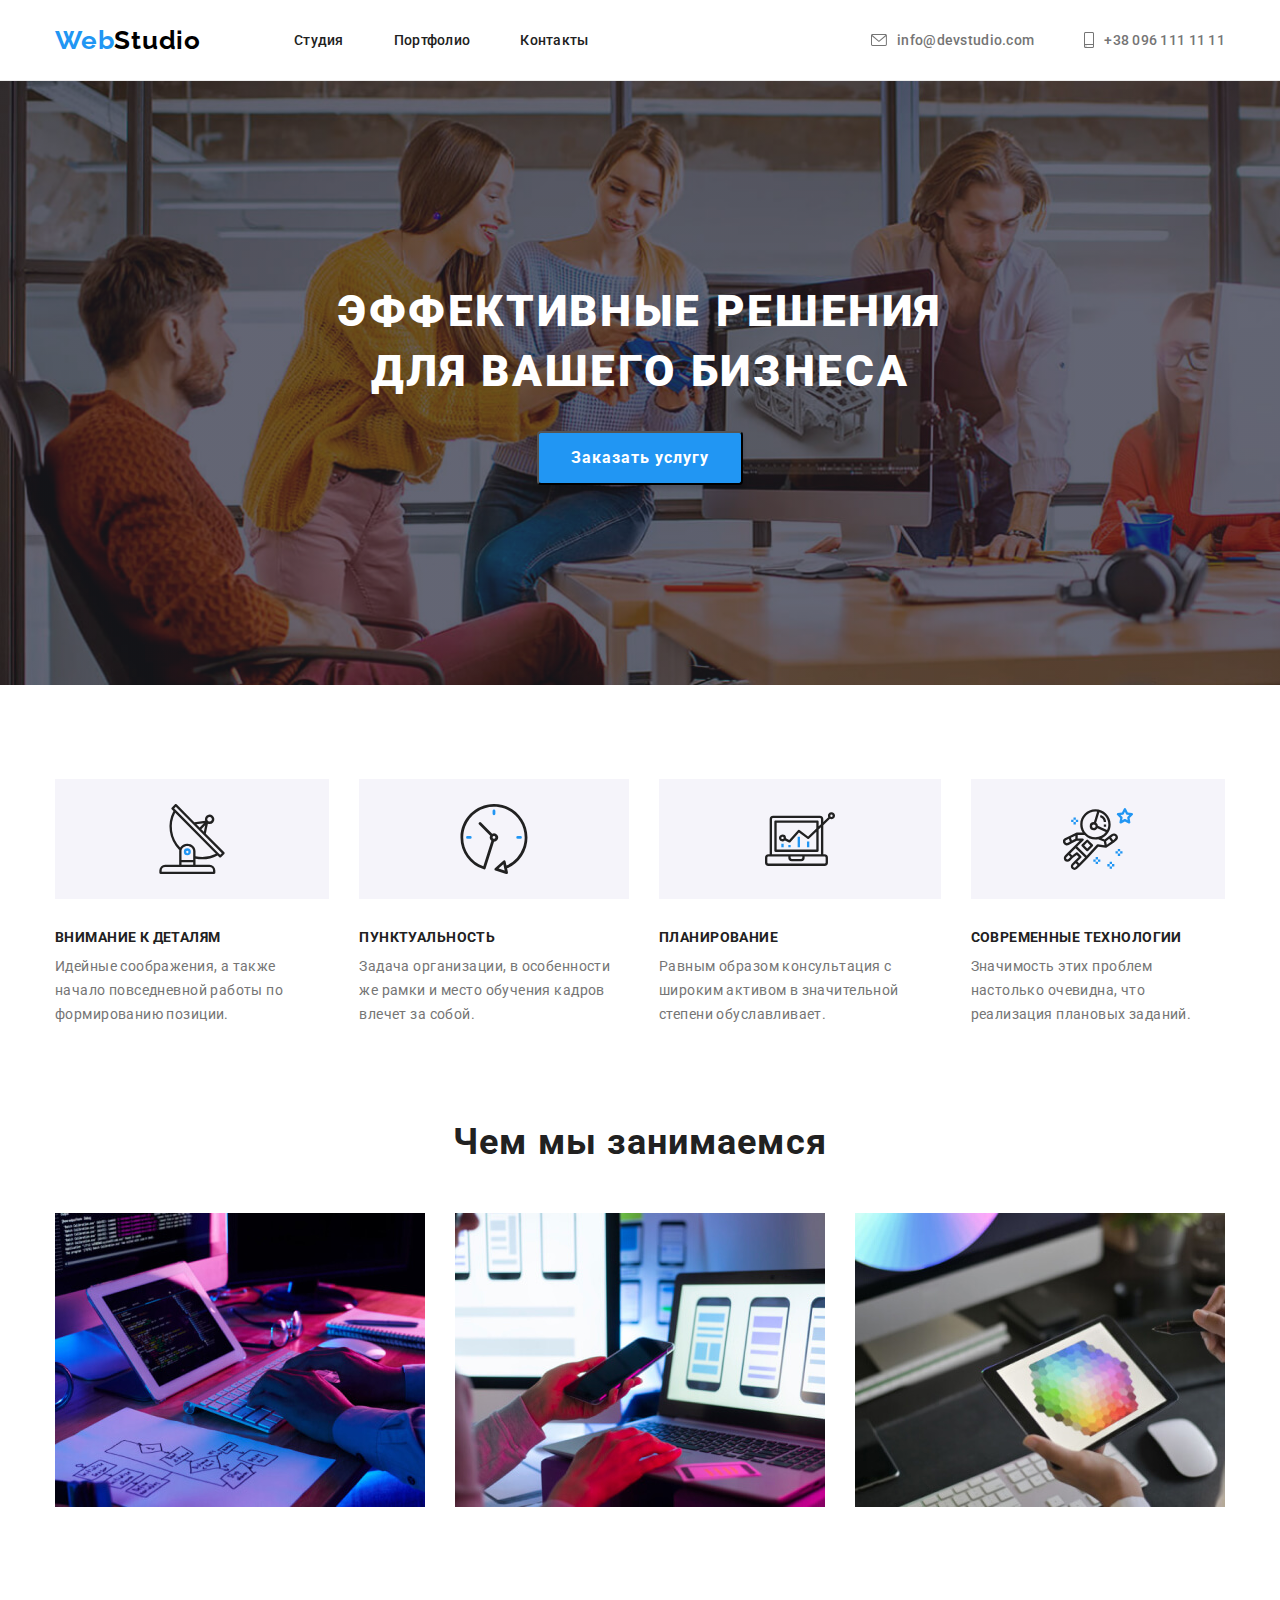
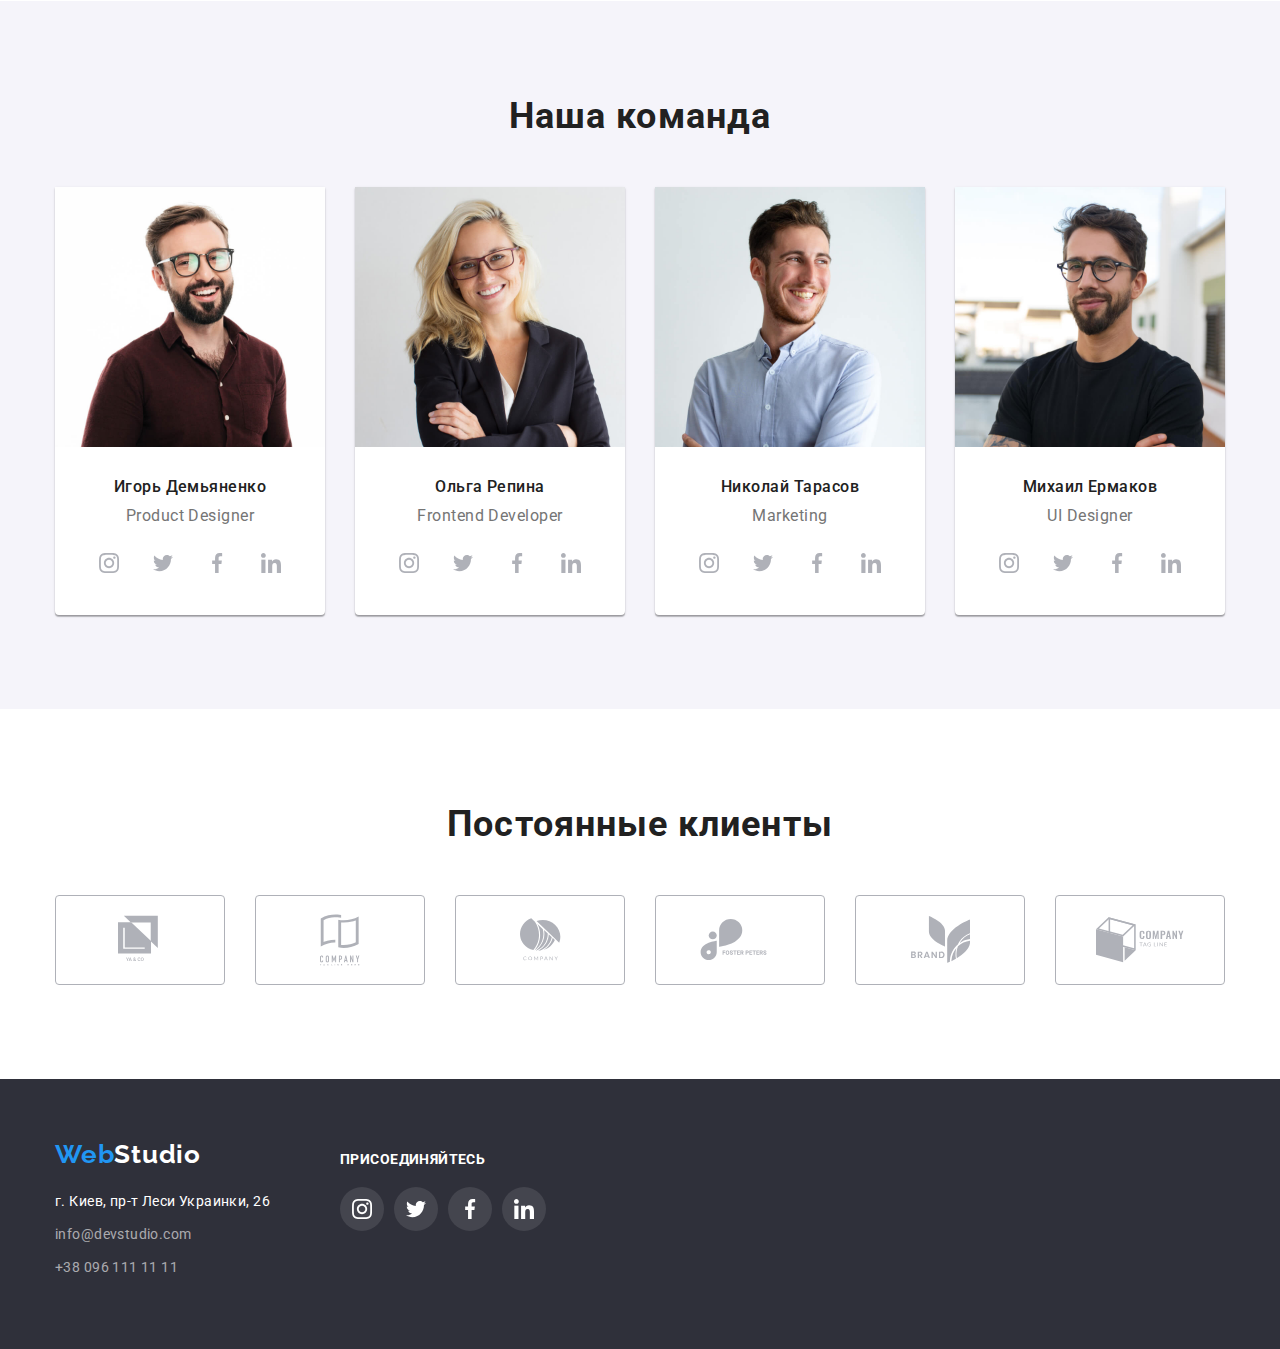
<file: index.html>
<!DOCTYPE html>
<html lang="ru">
  <head>
    <meta charset="UTF-8" />
    <meta name="viewport" content="width=device-width, initial-scale=1.0" />
    <title>Web Studio</title>
    <link rel="stylesheet" href="https://cdnjs.cloudflare.com/ajax/libs/modern-normalize/1.0.0/modern-normalize.css" />
    <link
      href="https://fonts.googleapis.com/css2?family=Raleway:wght@700&family=Roboto:wght@400;500;700;900&display=swap"
      rel="stylesheet"
    />
    <link rel="stylesheet" href="./css/styles-studio.css" />
  </head>
  <body>
    <header class="header">
      <div class="conteiner flexx-conteiner">
        <nav class="navigation">
          <a class="header-logo link" href="./index.html" aria-label="логотип вэб-студии"
            ><span class="header-logo-web">Web</span><span class="header-logo-studio">Studio</span></a
          >
          <ul class="navigation-list list">
            <li class="navigation-list-item">
              <a class="navigation-link link" href="./index.html">Студия</a>
            </li>
            <li class="navigation-list-item">
              <a class="navigation-link link" href="./portfolio.html">Портфолио</a>
            </li>
            <li class="navigation-list-item">
              <a class="navigation-link link" href="">Контакты</a>
            </li>
          </ul>
        </nav>

        <address class="address">
          <ul class="contact-list list contacts-flexx">
            <li class="contact-list-item header-contact">
              <a href="mailto:info@devstudio.com" class="contact-link link">
                <svg width="16" height="12">
                  <use href="./svg/sprite.svg#envelope"></use>
                </svg>
                info@devstudio.com</a
              >
            </li>
            <li class="contact-list-item header-contact">
              <a href="tel:+380961111111" class="contact-link link">
                <svg width="10" height="16">
                  <use href="./svg/sprite.svg#smartphone"></use>
                </svg>
                +38 096 111 11 11
              </a>
            </li>
          </ul>
        </address>
      </div>
    </header>

    <main class="main">
      <!--EFFECTIVE SOLUTIONS-->
      <section class="hero">
        <div class="main-title-box">
          <h1 class="main-title title">эффективные решения для вашего бизнеса</h1>
          <button class="order-btn" type="button">Заказать услугу</button>
        </div>
      </section>

      <!--ADVANTAGES-->
      <section class="advantages">
        <div class="conteiner">
          <h2 hidden>Advantages</h2>
          <ul class="advantages-list list">
            <li class="advantages-list-item">
              <h3 class="advantages-item-title">Внимание к деталям</h3>
              <p class="advantages-item-description">
                Идейные соображения, а также начало повседневной работы по формированию позиции.
              </p>
            </li>
            <li class="advantages-list-item">
              <h3 class="advantages-item-title">Пунктуальность</h3>
              <p class="advantages-item-description">
                Задача организации, в особенности же рамки и место обучения кадров влечет за собой.
              </p>
            </li>
            <li class="advantages-list-item">
              <h3 class="advantages-item-title">Планирование</h3>
              <p class="advantages-item-description">
                Равным образом консультация с широким активом в значительной степени обуславливает.
              </p>
            </li>
            <li class="advantages-list-item">
              <h3 class="advantages-item-title">Современные технологии</h3>
              <p class="advantages-item-description">
                Значимость этих проблем настолько очевидна, что реализация плановых заданий.
              </p>
            </li>
          </ul>
        </div>
      </section>

      <!--OUR WORK-->
      <section class="work">
        <div class="conteiner">
          <h2 class="title">Чем мы занимаемся</h2>
          <ul class="work-list list">
            <li class="work-list-item">
              <img
                class="work-photo"
                src="./img/studuo/box1.jpg"
                alt="руки печатают на клавиатуре перед монитором"
                width="370"
                height="294"
              />
            </li>
            <li class="work-list-item">
              <img
                class="work-photo"
                src="./img/studuo/box2.jpg"
                alt="в одной руке смартфон, другая на тач-паде ноутбука"
                width="370"
                height="294"
              />
            </li>
            <li class="work-list-item">
              <img
                class="work-photo"
                src="./img/studuo/box3.jpg"
                alt="в одной руке планшет, во второй перо"
                width="370"
                height="294"
              />
            </li>
          </ul>
        </div>
      </section>

      <!--OUR TEAM-->
      <section class="team">
        <div class="conteiner">
          <h2 class="title">Наша команда</h2>
          <ul class="team-list list">
            <li class="team-list-item">
              <img class="team-photo" src="./img/studuo/img1.jpg" alt="Игорь Демьяненко" width="270" height="260" />
              <div class="team-content">
                <h3 class="team-name">Игорь Демьяненко</h3>
                <p class="team-position" lang="en">Product Designer</p>
                <ul class="social-list list">
                  <li class="social-item">
                    <a href="" class="social-link link">
                      <svg>
                        <use href="./svg/sprite.svg#instagram"></use>
                      </svg>
                    </a>
                  </li>
                  <li class="social-item">
                    <a href="" class="social-link link">
                      <svg>
                        <use href="./svg/sprite.svg#twitter"></use>
                      </svg>
                    </a>
                  </li>
                  <li class="social-item">
                    <a href="" class="social-link link">
                      <svg>
                        <use href="./svg/sprite.svg#facebook"></use>
                      </svg>
                    </a>
                  </li>
                  <li class="social-item">
                    <a href="" class="social-link link">
                      <svg>
                        <use href="./svg/sprite.svg#linkidin"></use>
                      </svg>
                    </a>
                  </li>
                </ul>
              </div>
            </li>
            <li class="team-list-item">
              <img class="team-photo" src="./img/studuo/img2.jpg" alt="Ольга Репина" width="270" height="260" />
              <div class="team-content">
                <h3 class="team-name">Ольга Репина</h3>
                <p class="team-position" lang="en">Frontend Developer</p>
                <ul class="social-list list">
                  <li class="social-item">
                    <a href="" class="social-link link">
                      <svg>
                        <use href="./svg/sprite.svg#instagram"></use>
                      </svg>
                    </a>
                  </li>
                  <li class="social-item">
                    <a href="" class="social-link link">
                      <svg>
                        <use href="./svg/sprite.svg#twitter"></use>
                      </svg>
                    </a>
                  </li>
                  <li class="social-item">
                    <a href="" class="social-link link">
                      <svg>
                        <use href="./svg/sprite.svg#facebook"></use>
                      </svg>
                    </a>
                  </li>
                  <li class="social-item">
                    <a href="" class="social-link link">
                      <svg>
                        <use href="./svg/sprite.svg#linkidin"></use>
                      </svg>
                    </a>
                  </li>
                </ul>
              </div>
            </li>
            <li class="team-list-item">
              <img class="team-photo" src="./img/studuo/img3.jpg" alt="Николай Тарасов" width="270" height="260" />
              <div class="team-content">
                <h3 class="team-name">Николай Тарасов</h3>
                <p class="team-position" lang="en">Marketing</p>
                <ul class="social-list list">
                  <li class="social-item">
                    <a href="" class="social-link link">
                      <svg>
                        <use href="./svg/sprite.svg#instagram"></use>
                      </svg>
                    </a>
                  </li>
                  <li class="social-item">
                    <a href="" class="social-link link">
                      <svg>
                        <use href="./svg/sprite.svg#twitter"></use>
                      </svg>
                    </a>
                  </li>
                  <li class="social-item">
                    <a href="" class="social-link link">
                      <svg>
                        <use href="./svg/sprite.svg#facebook"></use>
                      </svg>
                    </a>
                  </li>
                  <li class="social-item">
                    <a href="" class="social-link link">
                      <svg>
                        <use href="./svg/sprite.svg#linkidin"></use>
                      </svg>
                    </a>
                  </li>
                </ul>
              </div>
            </li>
            <li class="team-list-item">
              <img class="team-photo" src="./img/studuo/img4.jpg" alt="Михаил Ермаков" width="270" height="260" />
              <div class="team-content">
                <h3 class="team-name">Михаил Ермаков</h3>
                <p class="team-position" lang="en">UI Designer</p>
                <ul class="social-list list">
                  <li class="social-item">
                    <a href="" class="social-link link">
                      <svg>
                        <use href="./svg/sprite.svg#instagram"></use>
                      </svg>
                    </a>
                  </li>
                  <li class="social-item">
                    <a href="" class="social-link link">
                      <svg>
                        <use href="./svg/sprite.svg#twitter"></use>
                      </svg>
                    </a>
                  </li>
                  <li class="social-item">
                    <a href="" class="social-link link">
                      <svg>
                        <use href="./svg/sprite.svg#facebook"></use>
                      </svg>
                    </a>
                  </li>
                  <li class="social-item">
                    <a href="" class="social-link link">
                      <svg>
                        <use href="./svg/sprite.svg#linkidin"></use>
                      </svg>
                    </a>
                  </li>
                </ul>
              </div>
            </li>
          </ul>
        </div>
      </section>
      <!--Clients-->
      <section class="clients">
        <div class="conteiner">
          <h2 class="title">Постоянные клиенты</h2>
          <div class="clients-logo-box">
            <ul class="clients-list list">
              <li class="clients-list-item">
                <a href="" class="clients-link link">
                  <svg width="44" height="50">
                    <use href="./svg/sprite.svg#client-logo1"></use>
                  </svg>
                </a>
              </li>
              <li class="clients-list-item">
                <a href="" class="clients-link link">
                  <svg width="40" height="52">
                    <use href="./svg/sprite.svg#client-logo2"></use>
                  </svg>
                </a>
              </li>
              <li class="clients-list-item">
                <a href="" class="clients-link link">
                  <svg width="41" height="43">
                    <use href="./svg/sprite.svg#client-logo3"></use>
                  </svg>
                </a>
              </li>
              <li class="clients-list-item">
                <a href="" class="clients-link link">
                  <svg width="80" height="42">
                    <use href="./svg/sprite.svg#client-logo4"></use>
                  </svg>
                </a>
              </li>
              <li class="clients-list-item">
                <a href="" class="clients-link link">
                  <svg width="59" height="47">
                    <use href="./svg/sprite.svg#client-logo5"></use>
                  </svg>
                </a>
              </li>
              <li class="clients-list-item">
                <a href="" class="clients-link link">
                  <svg width="88" height="46">
                    <use href="./svg/sprite.svg#client-logo6"></use>
                  </svg>
                </a>
              </li>
            </ul>
          </div>
        </div>
      </section>
    </main>

    <footer class="footer">
      <div class="conteiner">
        <div class="footer-info">
          <a class="footer-logo link" href="./index.html" aria-label="логотип вэб-студии"
            ><span class="footer-logo-web">Web</span><span class="footer-logo-studio">Studio</span></a
          >
          <address class="address footer-address">
            <ul class="contact-list list">
              <li class="contact-list-item footer-contact">
                <a class="link location" href="https://goo.gl/maps/aFKf9Q2qraXxwTez7" target="_blank"
                  >г. Киев, пр-т Леси Украинки, 26</a
                >
              </li>
              <li class="contact-list-item footer-contact">
                <a class="link mail" href="mailto:info@devstudio.com">info@devstudio.com</a>
              </li>
              <li class="contact-list-item footer-contact">
                <a class="link phone" href="tel:+380961111111">+38 096 111 11 11</a>
              </li>
            </ul>
          </address>
        </div>
        <div class="footer-social-links">
          <h3>присоединяйтесь</h3>
          <ul class="footer-social-list list">
            <li class="footer-social-item">
              <a href="" class="social-link link">
                <svg class="social-link-svg">
                  <use href="./svg/sprite.svg#instagram" width="20px" height="20px"></use>
                </svg>
              </a>
            </li>
            <li class="footer-social-item">
              <a href="" class="social-link link">
                <svg class="social-link-svg">
                  <use href="./svg/sprite.svg#twitter" width="20px" height="20px"></use>
                </svg>
              </a>
            </li>
            <li class="footer-social-item">
              <a href="" class="social-link link">
                <svg class="social-link-svg">
                  <use href="./svg/sprite.svg#facebook" width="20px" height="20px"></use>
                </svg>
              </a>
            </li>
            <li class="footer-social-item">
              <a href="" class="social-link link">
                <svg class="social-link-svg">
                  <use href="./svg/sprite.svg#linkidin" width="20px" height="20px"></use>
                </svg>
              </a>
            </li>
          </ul>
        </div>
      </div>
    </footer>
  </body>
</html>
</file>
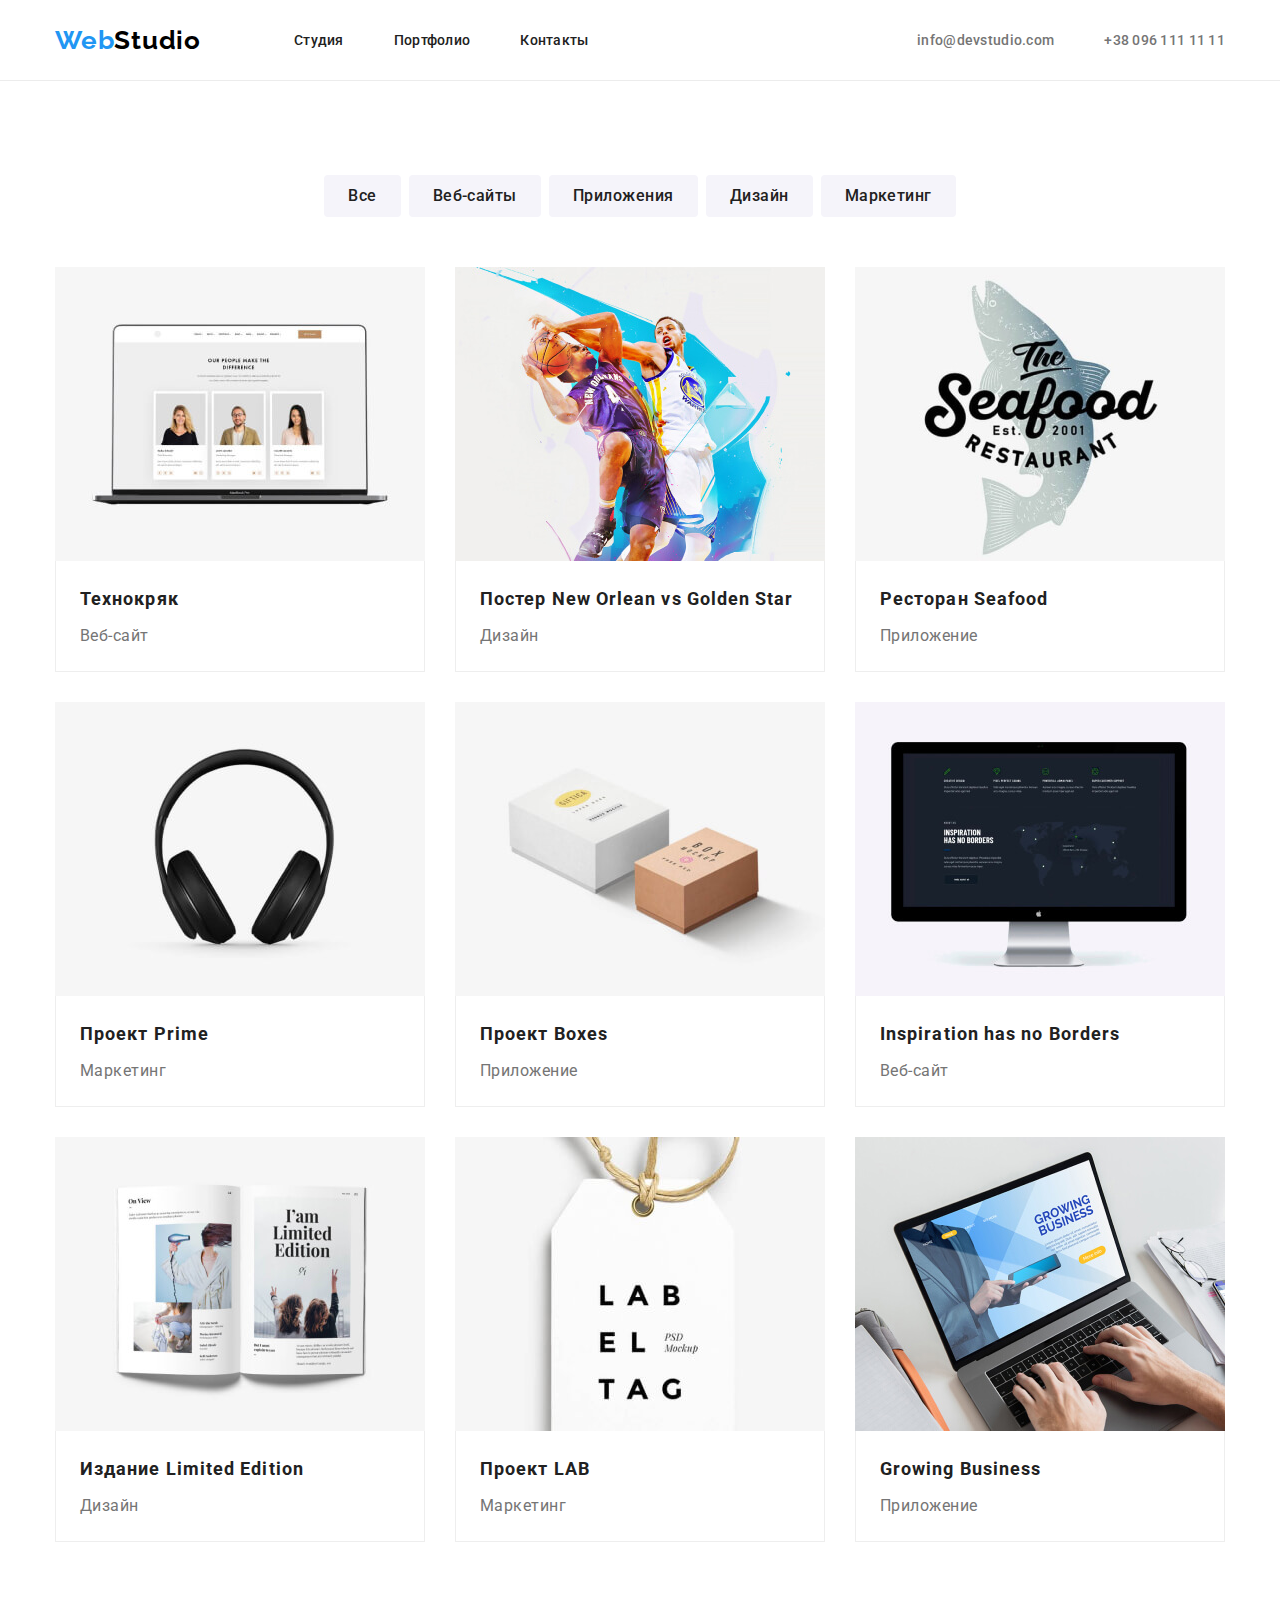
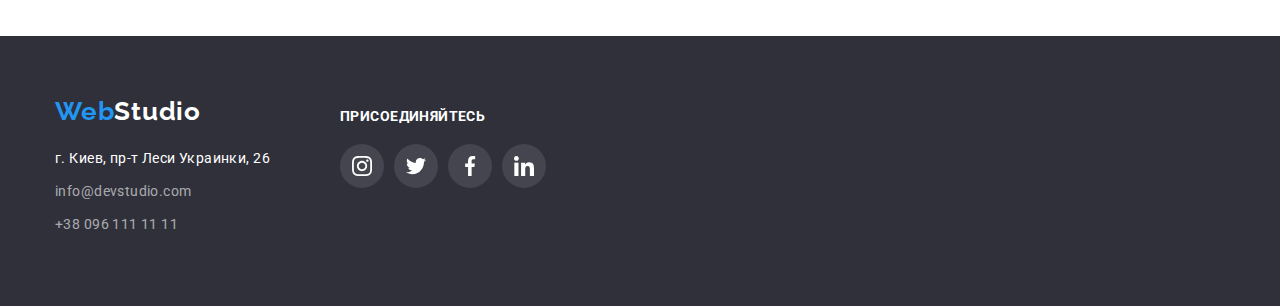
<file: portfolio.html>
<!DOCTYPE html>
<html lang="en">
  <head>
    <meta charset="UTF-8" />
    <meta name="viewport" content="width=device-width, initial-scale=1.0" />
    <title>Web Studio</title>
    <link rel="stylesheet" href="https://cdnjs.cloudflare.com/ajax/libs/modern-normalize/1.0.0/modern-normalize.css" />
    <link
      href="https://fonts.googleapis.com/css2?family=Raleway:wght@700&family=Roboto:wght@400;500;700;900&display=swap"
      rel="stylesheet"
    />
    <link rel="stylesheet" href="./css/styles-studio.css" />
  </head>
  <body>
    <header class="header">
      <div class="conteiner flexx-conteiner">
        <nav class="navigation">
          <a class="header-logo link" href="./index.html" aria-label="логотип вэб-студии"
            ><span class="header-logo-web">Web</span><span class="header-logo-studio">Studio</span></a
          >
          <ul class="navigation-list list">
            <li class="navigation-list-item">
              <a class="navigation-link link" href="./index.html">Студия</a>
            </li>
            <li class="navigation-list-item">
              <a class="navigation-link link" href="./portfolio.html">Портфолио</a>
            </li>
            <li class="navigation-list-item">
              <a class="navigation-link link" href="">Контакты</a>
            </li>
          </ul>
        </nav>

        <address class="address">
          <ul class="contact-list list contacts-flexx">
            <li class="contact-list-item header-contact">
              <a href="mailto:info@devstudio.com" class="contact-link link">info@devstudio.com</a>
            </li>
            <li class="contact-list-item header-contact">
              <a href="tel:+380961111111" class="contact-link link">+38 096 111 11 11</a>
            </li>
          </ul>
        </address>
      </div>
    </header>
    <main class="main">
      <div class="conteiner gallery-conteiner">
        <div class="filter">
          <ul class="filter-list list">
            <li class="filter-list-item">
              <button class="filter-btn" type="button">Все</button>
            </li>
            <li class="filter-list-item">
              <button class="filter-btn" type="button">Веб-сайты</button>
            </li>
            <li class="filter-list-item">
              <button class="filter-btn" type="button">Приложения</button>
            </li>
            <li class="filter-list-item">
              <button class="filter-btn" type="button">Дизайн</button>
            </li>
            <li class="filter-list-item">
              <button class="filter-btn" type="button">Маркетинг</button>
            </li>
          </ul>
        </div>
        <div class="gallery">
          <ul class="gallery-list list">
            <li class="gallery-list-item">
              <a class="gallery-link link" href=""
                ><img
                  class="gallery-photo"
                  src="./img/portfolio/img1-techno.jpg"
                  alt="ноутбук с открытой интернет-страницей"
                  width="370"
                  height="294"
              /></a>
              <div class="gallery-content">
                <h2 class="gallery-title">Технокряк</h2>
                <p class="gallery-type">Веб-сайт</p>
              </div>
            </li>
            <li class="gallery-list-item">
              <a class="gallery-link link" href=""
                ><img
                  class="gallery-photo"
                  src="./img/portfolio/img2-poster.jpg"
                  alt="два баскетболиста в прыжке с мячом"
                  width="370"
                  height="294"
              /></a>
              <div class="gallery-content">
                <h2 class="gallery-title">Постер <span lang="en">New Orlean vs Golden Star</span></h2>
                <p class="gallery-type">Дизайн</p>
              </div>
            </li>
            <li class="gallery-list-item">
              <a class="gallery-link link" href=""
                ><img
                  class="gallery-photo"
                  src="./img/portfolio/img3-restaurant.jpg"
                  alt="логотип ресторана, название на фоне рыбы"
                  width="370"
                  height="294"
              /></a>
              <div class="gallery-content">
                <h2 class="gallery-title">Ресторан Seafood</h2>
                <p class="gallery-type">Приложение</p>
              </div>
            </li>
            <li class="gallery-list-item">
              <a class="gallery-link link" href=""
                ><img
                  class="gallery-photo"
                  src="./img/portfolio/img4-prime.jpg"
                  alt="наушники"
                  width="370"
                  height="294"
              /></a>
              <div class="gallery-content">
                <h2 class="gallery-title">Проект Prime</h2>
                <p class="gallery-type">Маркетинг</p>
              </div>
            </li>
            <li class="gallery-list-item">
              <a class="gallery-link link" href=""
                ><img
                  class="gallery-photo"
                  src="./img/portfolio/img5-boxes.jpg"
                  alt="две коробки, коричневая поменьше и белая побольше"
                  width="370"
                  height="294"
              /></a>
              <div class="gallery-content">
                <h2 class="gallery-title">Проект Boxes</h2>
                <p class="gallery-type">Приложение</p>
              </div>
            </li>
            <li class="gallery-list-item">
              <a class="gallery-link link" href="">
                <img
                  class="gallery-photo"
                  src="./img/portfolio/img6-inspiration.jpg"
                  alt="монитор с запущенным сайтом"
                  width="370"
                  height="294"
              /></a>
              <div class="gallery-content">
                <h2 class="gallery-title">Inspiration has no Borders</h2>
                <p class="gallery-type">Веб-сайт</p>
              </div>
            </li>
            <li class="gallery-list-item">
              <a class="gallery-link link" href=""
                ><img
                  class="gallery-photo"
                  src="./img/portfolio/img7-edition.jpg"
                  alt="открытый журнал с названием на правой странице"
                  width="370"
                  height="294"
              /></a>
              <div class="gallery-content">
                <h2 class="gallery-title">Издание Limited Edition</h2>
                <p class="gallery-type">Дизайн</p>
              </div>
            </li>
            <li class="gallery-list-item">
              <a class="gallery-link link" href=""
                ><img
                  class="gallery-photo"
                  src="./img/portfolio/img8-lab.jpg"
                  alt="белая бирка с коричневой надписью лаб эль таг"
                  width="370"
                  height="294"
              /></a>
              <div class="gallery-content">
                <h2 class="gallery-title">Проект LAB</h2>
                <p class="gallery-type">Маркетинг</p>
              </div>
            </li>
            <li class="gallery-list-item">
              <a class="gallery-link link" href=""
                ><img
                  class="gallery-photo"
                  src="./img/portfolio/img9-business.jpg"
                  alt="руки над клавиатурой ноутбука"
                  width="370"
                  height="294"
              /></a>
              <div class="gallery-content">
                <h2 class="gallery-title">Growing Business</h2>
                <p class="gallery-type">Приложение</p>
              </div>
            </li>
          </ul>
        </div>
      </div>
    </main>
    <footer class="footer">
      <div class="conteiner">
        <div class="footer-info">
          <a class="footer-logo link" href="./index.html" aria-label="логотип вэб-студии"
            ><span class="footer-logo-web">Web</span><span class="footer-logo-studio">Studio</span></a
          >
          <address class="address footer-address">
            <ul class="contact-list list">
              <li class="contact-list-item footer-contact">
                <a class="link location" href="https://goo.gl/maps/aFKf9Q2qraXxwTez7" target="_blank"
                  >г. Киев, пр-т Леси Украинки, 26</a
                >
              </li>
              <li class="contact-list-item footer-contact">
                <a class="link mail" href="mailto:info@devstudio.com">info@devstudio.com</a>
              </li>
              <li class="contact-list-item footer-contact">
                <a class="link phone" href="tel:+380961111111">+38 096 111 11 11</a>
              </li>
            </ul>
          </address>
        </div>
        <div class="footer-social-links">
          <h3>присоединяйтесь</h3>
          <ul class="footer-social-list list">
            <li class="footer-social-item">
              <a href="" class="social-link link">
                <svg class="social-link-svg">
                  <use href="./svg/sprite.svg#instagram" width="20px" height="20px"></use>
                </svg>
              </a>
            </li>
            <li class="footer-social-item">
              <a href="" class="social-link link">
                <svg class="social-link-svg">
                  <use href="./svg/sprite.svg#twitter" width="20px" height="20px"></use>
                </svg>
              </a>
            </li>
            <li class="footer-social-item">
              <a href="" class="social-link link">
                <svg class="social-link-svg">
                  <use href="./svg/sprite.svg#facebook" width="20px" height="20px"></use>
                </svg>
              </a>
            </li>
            <li class="footer-social-item">
              <a href="" class="social-link link">
                <svg class="social-link-svg">
                  <use href="./svg/sprite.svg#linkidin" width="20px" height="20px"></use>
                </svg>
              </a>
            </li>
          </ul>
        </div>
      </div>
    </footer>
  </body>
</html>
</file>
<file: css/styles-studio.css>
html {
  box-sizing: border-box;
}

*,
*::before,
*::after {
  margin: 0;
  padding: 0;
  box-sizing: inherit;
}

:root {
  --primary-text-color: #212121;
  --secondary-text-color: #757575;
  --active-color: #2196f3;
  --background-color: #f5f4fa;
  --social-link-color: #afb1b8;
}

.list {
  list-style-type: none;
}

.link {
  text-decoration: none;
}

address {
  font-style: normal;
}

body {
  font-family: "Roboto", sans-serif;
  font-style: normal;
}

img {
  display: block;
}

.title {
  font-weight: 700;
  font-size: 36px;
  line-height: 1.167;
  text-align: center;
  letter-spacing: 0.03em;
  color: var(--primary-text-color);
}

.conteiner {
  width: 1200px;
  padding-left: 15px;
  padding-right: 15px;
  margin-left: auto;
  margin-right: auto;
  /*outline: 2px solid rosybrown;*/
}

.flexx-conteiner {
  display: flex;
  align-items: center;
  justify-content: space-between;
  flex-wrap: wrap;
}

/* =========HEADER========= */

.header {
  border-bottom: 1px solid #ececec;
}

.header-logo {
  font-family: "Raleway", sans-serif;
  font-weight: 700;
  font-size: 26px;
  line-height: 1.192;
  letter-spacing: 0.03em;
  margin-right: 93px;
}

.header-logo-web {
  color: #2196f3;
  text-transform: capitalize;
}

.header-logo-studio {
  color: #000000;
  text-transform: capitalize;
}

.navigation {
  display: flex;
  align-items: center;
}

.navigation-list {
  display: flex;
}

.navigation-list-item {
  margin-right: 50px;
}

.navigation-list-item:last-child {
  margin-right: 0;
}

.navigation-link {
  font-weight: 500;
  font-size: 14px;
  line-height: 1.143;
  letter-spacing: 0.02em;
  color: var(--primary-text-color);
  display: inline-block;
  padding-top: 32px;
  padding-bottom: 32px;
}

.navigation-link:active,
.navigation-link:hover,
.navigation-link:focus {
  color: var(--active-color);
}

.contacts-flexx {
  display: flex;
  align-items: center;
}

.header-contact {
  margin-right: 50px;
  display: flex;
}

.header-contact:last-child {
  margin-right: 0;
}

.contact-link {
  font-weight: 500;
  font-size: 14px;
  line-height: 1.143;
  letter-spacing: 0.02em;
  color: var(--secondary-text-color);
  display: flex;
  align-items: center;
}

.contact-link svg {
  margin-right: 10px;
  fill: currentColor;
  fill: var(--secondary-text-color);
}

.contact-link:hover svg {
  fill: var(--active-color);
}

.contact-link:hover,
.contact-link:focus {
  color: var(--active-color);
}

/* ========= END HEADER========= */

/* ========= MAIN TITLE========= */
.hero {
  background-color: #c4c4c4;
  background-image: linear-gradient(rgba(47, 48, 58, 0.4), rgba(47, 48, 58, 0.4)), url(../img/studuo/hero-bg.jpg);
  background-repeat: no-repeat;
  background-size: cover;
}

.main-title-box {
  text-align: center;
  padding-top: 200px;
  padding-bottom: 200px;
}
.main-title {
  font-weight: 900;
  font-size: 44px;
  line-height: 1.364;
  letter-spacing: 0.06em;
  text-transform: uppercase;
  color: #ffffff;
  max-width: 696px;
  margin-left: auto;
  margin-right: auto;
  margin-bottom: 30px;
}

.order-btn {
  font-weight: 700;
  font-size: 16px;
  line-height: 1.875;
  text-align: center;
  letter-spacing: 0.06em;
  color: #ffffff;
  background: #2196f3;
  box-shadow: 0px 4px 4px rgba(0, 0, 0, 0.15);
  border-radius: 4px;
  padding: 10px 32px 10px 32px;
}

.order-btn:hover,
.order-btn:focus {
  background: #188ce8;
  box-shadow: 0px 4px 4px rgba(0, 0, 0, 0.15);
  border-radius: 4px;
}
/* ========= END MAIN TITLE========= */

/* ========= ADVANTAGES========= */

.advantages {
  padding-top: 94px;
  padding-bottom: 94px;
}

.advantages-list {
  display: flex;
}

.advantages-list-item {
  margin-right: 30px;
  /*flex-basis: 270px;*/
  width: calc((100%-30px * 3) / 4);
}

.advantages-list-item:last-child {
  margin-right: 0;
}

.advantages-list-item::before {
  content: "";
  display: block;
  width: 100%;
  height: 120px;
  background-color: var(--background-color);
  margin-bottom: 30px;
  background-repeat: no-repeat;
  background-position: center;
}

.advantages-list-item:nth-child(1)::before {
  background-image: url(../img/studuo/decor/antenna.svg);
}
.advantages-list-item:nth-child(2)::before {
  background-image: url(../img/studuo/decor/clock.svg);
}
.advantages-list-item:nth-child(3)::before {
  background-image: url(../img/studuo/decor/diagram.svg);
}
.advantages-list-item:nth-child(4)::before {
  background-image: url(../img/studuo/decor/astronaut.svg);
}

.advantages-item-title {
  font-weight: 700;
  font-size: 14px;
  line-height: 1.143;
  letter-spacing: 0.03em;
  text-transform: uppercase;
  color: var(--primary-text-color);
  margin-bottom: 10px;
}

.advantages-item-description {
  font-weight: 400;
  font-size: 14px;
  line-height: 1.714;
  letter-spacing: 0.03em;
  color: var(--secondary-text-color);
}

/* ========= END ADVANTAGES========= */

/* ========= WORK========= */

.work {
  padding-bottom: 94px;
}

.work-list {
  display: flex;
  justify-content: space-between;
  margin-top: 50px;
}

/* ========= END WORK========= */

/* ========= TEAM========= */

.team {
  padding-top: 94px;
  padding-bottom: 94px;
  background: var(--background-color);
}

.team-list {
  display: flex;
  justify-content: space-between;
  margin-top: 50px;
}

.team-list-item {
  background: #ffffff;
  box-shadow: 0px 1px 3px rgba(0, 0, 0, 0.12), 0px 1px 1px rgba(0, 0, 0, 0.14), 0px 2px 1px rgba(0, 0, 0, 0.2);
  border-radius: 0px 0px 4px 4px;
}

.team-content {
  padding: 30px 0;
}

.team-name,
.team-position {
  font-size: 16px;
  line-height: 1.1875;
  text-align: center;
  letter-spacing: 0.03em;
}

.team-name {
  font-weight: 500;
  color: var(--primary-text-color);
}

.team-position {
  font-weight: 400;
  color: var(--secondary-text-color);
  padding-top: 10px;
}

.social-list {
  display: flex;
  justify-content: center;
  margin-top: 16px;
}

.social-item:not(:last-child) {
  margin-right: 10px;
}

.social-link {
  width: 44px;
  height: 44px;
  border-radius: 50%;
  display: flex;
  justify-content: center;
  align-items: center;
}

.social-link svg {
  width: 20px;
  height: 20px;
  fill: var(--social-link-color);
}

.social-link:hover,
.social-link:focus {
  background-color: var(--active-color);
}

.social-link:hover svg,
.social-link:focus svg {
  fill: #ffffff;
}

/* ========= END TEAM========= */

/* ========= CLIENTS========= */

.clients {
  padding-top: 94px;
  padding-bottom: 94px;
}

.clients-list {
  display: flex;
  justify-content: space-between;
  margin-top: 50px;
}

.clients-link {
  display: flex;
  justify-content: center;
  align-items: center;
  border: 1px solid #afb1b8;
  box-sizing: border-box;
  border-radius: 4px;
  height: 90px;
  width: 170px;
}

.clients-link svg {
  fill: var(--social-link-color);
}

.clients-link:hover,
.clients-link:focus {
  border-color: var(--active-color);
}

.clients-link:hover svg,
.clients-link:focus svg {
  fill: var(--active-color);
}

/* ========= CLIENTS TEAM========= */

/* ========= FOOTER========= */
.footer {
  background-color: #2f303a;
  padding-top: 60px;
  padding-bottom: 60px;
}
.footer > .conteiner {
  display: flex;
}

.footer-logo {
  font-family: "Raleway", sans-serif;
  font-weight: 700;
  font-size: 26px;
  line-height: 1.192;
  letter-spacing: 0.03em;
}

.footer-logo-web {
  color: #2196f3;
  text-transform: capitalize;
}

.footer-logo-studio {
  color: #ffffff;
  text-transform: capitalize;
}

.footer-address {
  margin-top: 20px;
}

.footer-contact {
  margin-bottom: 9px;
}

.footer-contact:last-child {
  margin-top: 0;
}

.location {
  font-weight: 400;
  font-size: 14px;
  line-height: 1.714;
  letter-spacing: 0.03em;
  color: #ffffff;
}

.mail {
  font-weight: 400;
  font-size: 14px;
  line-height: 1.714;
  letter-spacing: 0.03em;
  color: rgba(255, 255, 255, 0.6);
}

.phone {
  font-weight: 400;
  font-size: 14px;
  line-height: 1.714;
  letter-spacing: 0.03em;
  color: rgba(255, 255, 255, 0.6);
}

.footer-social-links {
  margin-left: 70px;
}

.footer h3 {
  font-weight: 700;
  font-size: 14px;
  line-height: 16px;
  letter-spacing: 0.03em;
  text-transform: uppercase;
  color: #ffffff;
  display: inline-block;
  padding-top: 12px;
  margin-bottom: 20px;
}

.footer-social-list {
  display: flex;
}

.footer-social-item {
  margin-right: 10px;
}

.footer-social-item:last-child {
  margin-right: 0;
}

.footer .social-link {
  background-color: rgba(255, 255, 255, 0.1);
}

.footer .social-link:hover,
.footer .social-link:focus {
  background-color: var(--active-color);
}

.footer .social-link svg {
  fill: #ffffff;
}

/* ========= END FOOTER========= */

/* ========= PORTFOLIO========= */

.gallery-conteiner {
  padding-top: 94px;
  padding-bottom: 94px;
}

/* ========= FILTER========= */
.filter-list {
  display: flex;
  justify-content: center;
  padding-bottom: 50px;
}

.filter-list-item {
  margin-right: 8px;
}

.filter-list-item:last-child {
  margin-right: 0;
}

.filter-btn {
  font-weight: 500;
  font-size: 16px;
  line-height: 1.625;
  text-align: center;
  letter-spacing: 0.03em;
  color: var(--primary-text-color);
  padding: 6px 22px 6px 22px;
  background: #f5f4fa;
  border-radius: 4px;
  border-color: transparent;
}

.filter-btn:active,
.filter-btn:hover,
.filter-btn:focus {
  color: #ffffff;
  background: #2196f3;
  box-shadow: 0px 3px 1px rgba(0, 0, 0, 0.1), 0px 1px 2px rgba(0, 0, 0, 0.08), 0px 2px 2px rgba(0, 0, 0, 0.12);
  border-radius: 4px;
  border-color: transparent;
}
/* ========= END FILTER========= */
/* ========= GALLERY========= */

.gallery-list {
  display: flex;
  flex-wrap: wrap;
  margin: -15px;
}

.gallery-list-item {
  max-width: calc((100% - 30px * 2) / 3);
  margin: 15px;
}

.gallery-list-item:hover {
  box-shadow: 0px 1px 1px rgba(0, 0, 0, 0.12), 0px 4px 4px rgba(0, 0, 0, 0.06), 1px 4px 6px rgba(0, 0, 0, 0.16);
}

.gallery-content {
  background: #ffffff;
  border: 1px solid #eeeeee;
  border-top: 0;
  padding: 20px 24px;
}

.gallery-title {
  font-weight: 700;
  font-size: 18px;
  line-height: 2;
  letter-spacing: 0.06em;
  color: var(--primary-text-color);
  margin-bottom: 4px;
}

.gallery-type {
  font-weight: 400;
  font-size: 16px;
  line-height: 1.875;
  letter-spacing: 0.03em;
  color: var(--secondary-text-color);
}
/* ========= END GALLERY========= */
/* ========= END PORTFOLIO========= */
</file>
